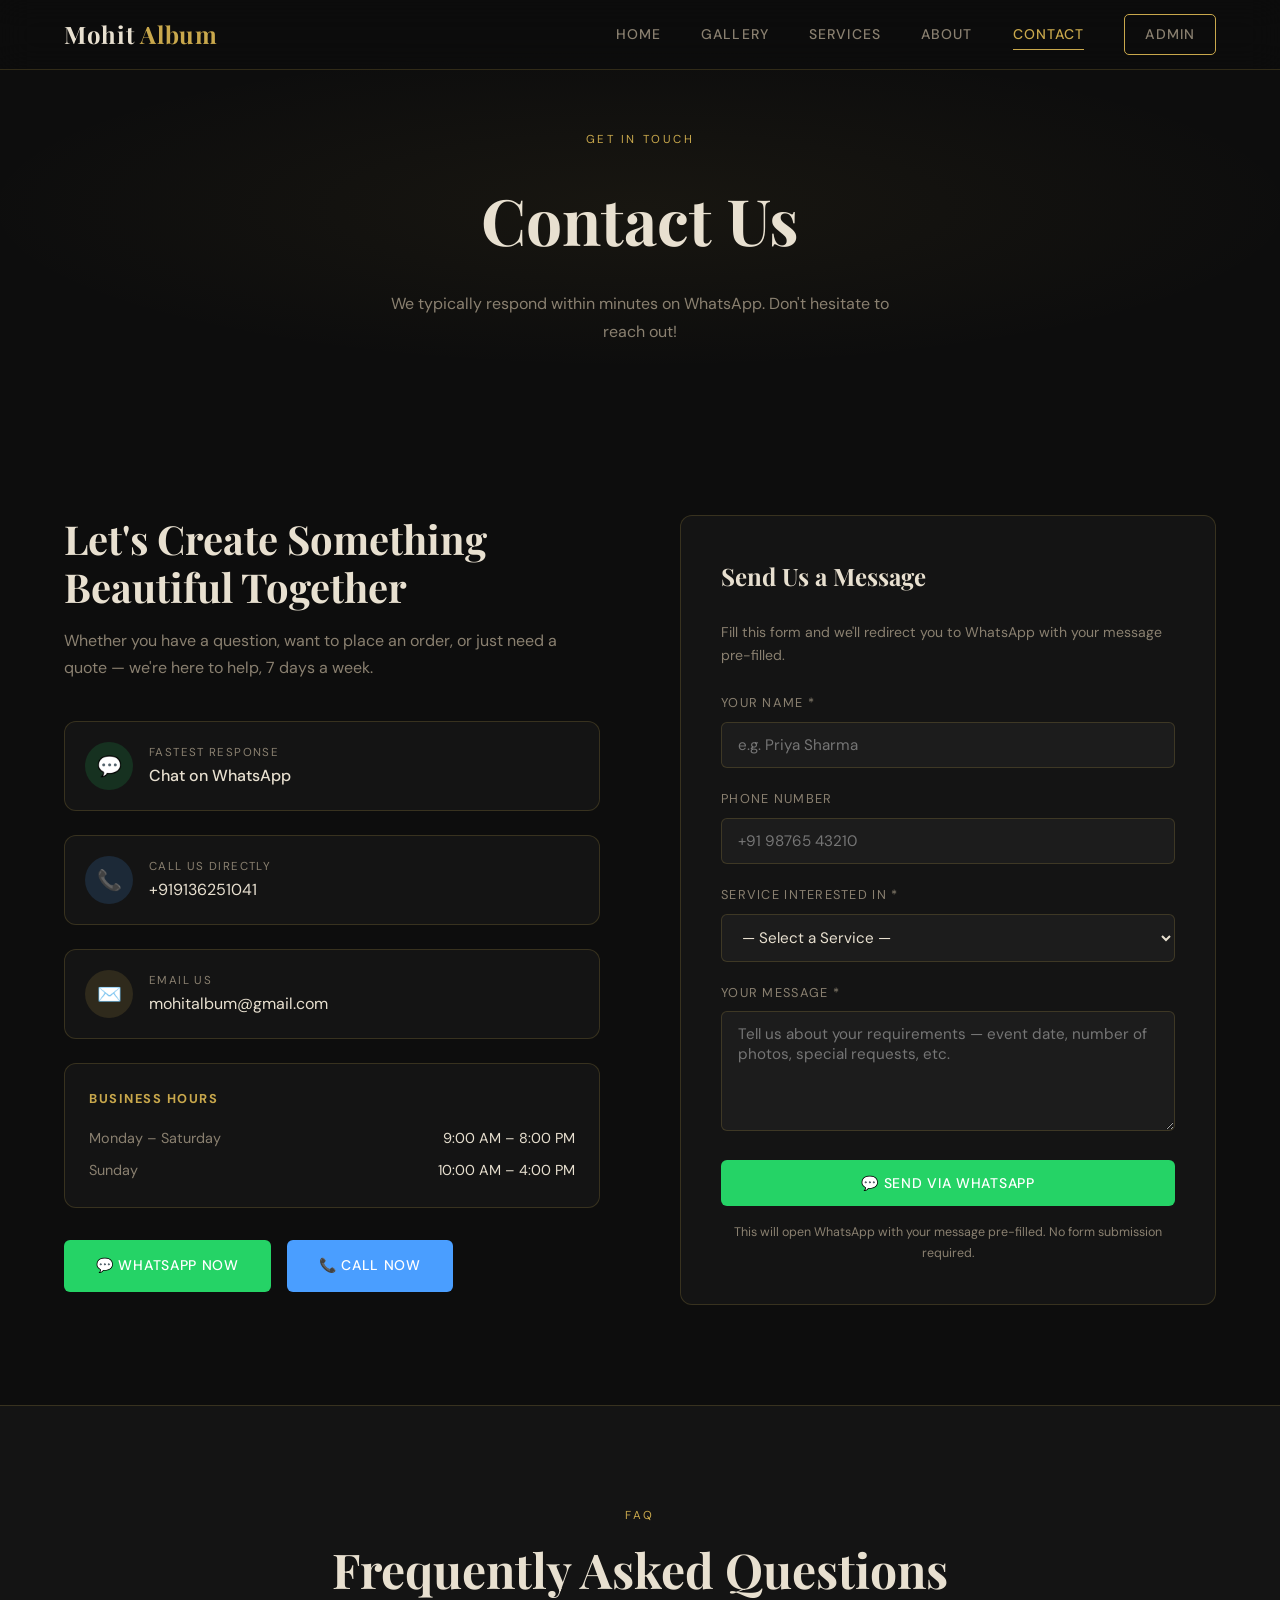
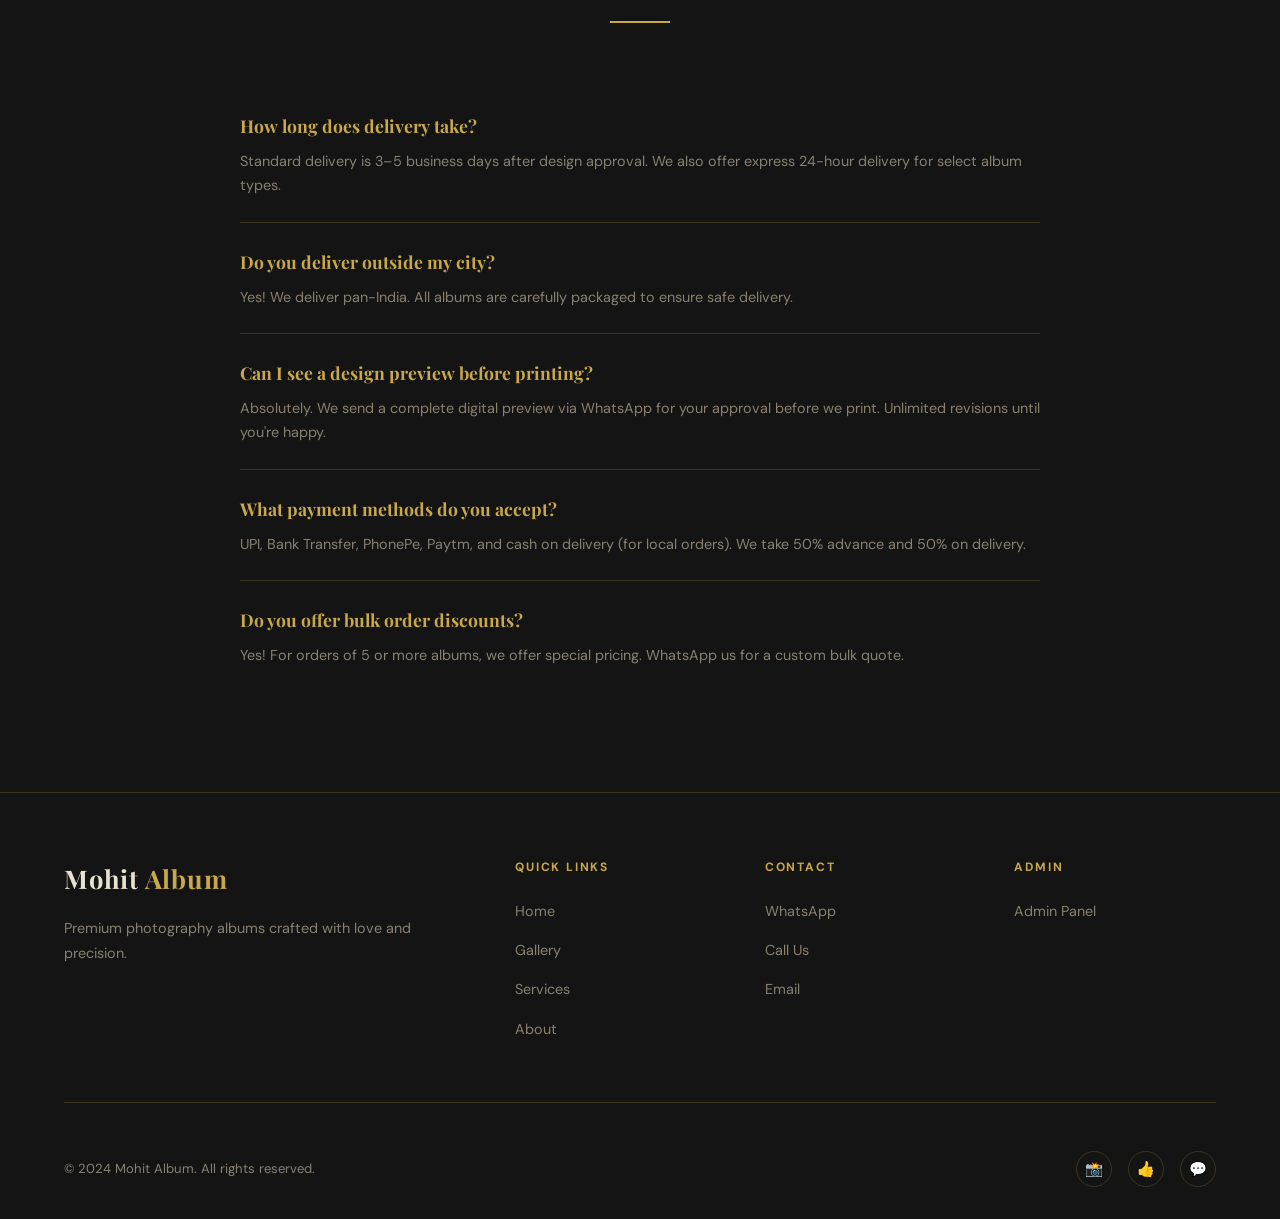
<file: contact.html>
<!DOCTYPE html>
<html lang="en">
<head>
  <meta charset="UTF-8">
  <meta name="viewport" content="width=device-width, initial-scale=1.0">
  <title>Contact — Mohit Album</title>
  <meta name="description" content="Get in touch with Mohit Album via WhatsApp, phone, or email. We respond within minutes.">
  <link rel="stylesheet" href="style.css">
</head>
<body>

<!-- ========== NAVBAR ========== -->
<nav class="navbar">
  <a href="index.html" class="nav-logo">Mohit <span>Album</span></a>
  <div class="nav-links">
    <a href="index.html">Home</a>
    <a href="gallery.html">Gallery</a>
    <a href="services.html">Services</a>
    <a href="about.html">About</a>
    <a href="contact.html">Contact</a>
    <a href="admin.html" class="btn btn-outline" style="padding:8px 20px;border-radius:5px;">Admin</a>
  </div>
  <button class="hamburger" aria-label="Toggle menu">
    <span></span><span></span><span></span>
  </button>
</nav>
<div class="mobile-menu">
  <a href="index.html">Home</a>
  <a href="gallery.html">Gallery</a>
  <a href="services.html">Services</a>
  <a href="about.html">About</a>
  <a href="contact.html">Contact</a>
  <a href="admin.html">Admin Panel</a>
</div>

<!-- ========== PAGE HERO ========== -->
<div class="page-hero">
  <span class="section-tag">Get in Touch</span>
  <h1>Contact Us</h1>
  <p>We typically respond within minutes on WhatsApp. Don't hesitate to reach out!</p>
</div>

<!-- ========== CONTACT ========== -->
<section>
  <div class="contact-layout">

    <!-- Left: Info -->
    <div class="contact-info fade-up">
      <h2>Let's Create Something Beautiful Together</h2>
      <p>Whether you have a question, want to place an order, or just need a quote — we're here to help, 7 days a week.</p>

      <a href="#" class="contact-item" data-wa-general>
        <div class="contact-icon wapp">💬</div>
        <div class="contact-item-text">
          <small>Fastest Response</small>
          <span style="font-size:1rem;font-weight:500;">Chat on WhatsApp</span>
        </div>
      </a>

      <a href="#" class="contact-item" data-phone>
        <div class="contact-icon call">📞</div>
        <div class="contact-item-text">
          <small>Call Us Directly</small>
          <span data-phone></span>
        </div>
      </a>

      <a href="#" class="contact-item" data-email>
        <div class="contact-icon mail">✉️</div>
        <div class="contact-item-text">
          <small>Email Us</small>
          <span data-email></span>
        </div>
      </a>

      <!-- Business hours -->
      <div style="background:var(--bg2);border:1px solid var(--border);border-radius:var(--radius);padding:1.5rem;margin-top:1.5rem;">
        <h4 style="font-size:0.8rem;text-transform:uppercase;letter-spacing:0.12em;color:var(--gold);margin-bottom:1rem;">Business Hours</h4>
        <div style="display:flex;justify-content:space-between;margin-bottom:0.5rem;">
          <span style="color:var(--text-muted);font-size:0.9rem;">Monday – Saturday</span>
          <span style="font-size:0.9rem;">9:00 AM – 8:00 PM</span>
        </div>
        <div style="display:flex;justify-content:space-between;">
          <span style="color:var(--text-muted);font-size:0.9rem;">Sunday</span>
          <span style="font-size:0.9rem;">10:00 AM – 4:00 PM</span>
        </div>
      </div>

      <!-- Quick order buttons -->
      <div style="margin-top:2rem; display:flex; gap:1rem; flex-wrap:wrap;">
        <a href="#" class="btn btn-whatsapp" data-wa-general>💬 WhatsApp Now</a>
        <a href="#" class="btn btn-phone" data-phone>📞 Call Now</a>
      </div>
    </div>

    <!-- Right: Form -->
    <div class="contact-form-wrap fade-up">
      <h3>Send Us a Message</h3>
      <p style="color:var(--text-muted);font-size:0.88rem;margin-bottom:1.5rem;">Fill this form and we'll redirect you to WhatsApp with your message pre-filled.</p>

      <form id="contact-form" novalidate>
        <div class="form-group">
          <label for="c-name">Your Name *</label>
          <input type="text" id="c-name" placeholder="e.g. Priya Sharma" required>
        </div>

        <div class="form-group">
          <label for="c-phone">Phone Number</label>
          <input type="tel" id="c-phone" placeholder="+91 98765 43210">
        </div>

        <div class="form-group">
          <label for="c-service">Service Interested In *</label>
          <select id="c-service" required>
            <option value="">— Select a Service —</option>
            <option value="Wedding Album">Wedding Album</option>
            <option value="Pre-Wedding Album">Pre-Wedding Album</option>
            <option value="Birthday Album">Birthday Album</option>
            <option value="Baby Milestone Album">Baby Milestone Album</option>
            <option value="Corporate Event Album">Corporate Event Album</option>
            <option value="Graduation Album">Graduation Album</option>
            <option value="Family Portrait Album">Family Portrait Album</option>
            <option value="Gift Album">Gift Album</option>
            <option value="Other">Other / Not Sure</option>
          </select>
        </div>

        <div class="form-group">
          <label for="c-message">Your Message *</label>
          <textarea id="c-message" placeholder="Tell us about your requirements — event date, number of photos, special requests, etc." required></textarea>
        </div>

        <button type="submit" class="btn btn-whatsapp" style="width:100%;justify-content:center;">
          💬 Send via WhatsApp
        </button>

        <p style="text-align:center;color:var(--text-muted);font-size:0.78rem;margin-top:1rem;">
          This will open WhatsApp with your message pre-filled. No form submission required.
        </p>
      </form>
    </div>

  </div>
</section>

<!-- ========== FAQ ========== -->
<section style="background: var(--bg2); border-top:1px solid var(--border);">
  <div class="section-header fade-up">
    <span class="section-tag">FAQ</span>
    <h2>Frequently Asked Questions</h2>
    <div class="divider"></div>
  </div>
  <div style="max-width:800px;margin:0 auto;">
    <div class="faq-item fade-up" style="border-bottom:1px solid var(--border);padding:1.5rem 0;">
      <h4 style="font-family:var(--font-head);font-size:1.1rem;margin-bottom:0.5rem;cursor:pointer;color:var(--gold);">How long does delivery take?</h4>
      <p style="color:var(--text-muted);font-size:0.9rem;">Standard delivery is 3–5 business days after design approval. We also offer express 24-hour delivery for select album types.</p>
    </div>
    <div class="faq-item fade-up" style="border-bottom:1px solid var(--border);padding:1.5rem 0;">
      <h4 style="font-family:var(--font-head);font-size:1.1rem;margin-bottom:0.5rem;cursor:pointer;color:var(--gold);">Do you deliver outside my city?</h4>
      <p style="color:var(--text-muted);font-size:0.9rem;">Yes! We deliver pan-India. All albums are carefully packaged to ensure safe delivery.</p>
    </div>
    <div class="faq-item fade-up" style="border-bottom:1px solid var(--border);padding:1.5rem 0;">
      <h4 style="font-family:var(--font-head);font-size:1.1rem;margin-bottom:0.5rem;cursor:pointer;color:var(--gold);">Can I see a design preview before printing?</h4>
      <p style="color:var(--text-muted);font-size:0.9rem;">Absolutely. We send a complete digital preview via WhatsApp for your approval before we print. Unlimited revisions until you're happy.</p>
    </div>
    <div class="faq-item fade-up" style="border-bottom:1px solid var(--border);padding:1.5rem 0;">
      <h4 style="font-family:var(--font-head);font-size:1.1rem;margin-bottom:0.5rem;cursor:pointer;color:var(--gold);">What payment methods do you accept?</h4>
      <p style="color:var(--text-muted);font-size:0.9rem;">UPI, Bank Transfer, PhonePe, Paytm, and cash on delivery (for local orders). We take 50% advance and 50% on delivery.</p>
    </div>
    <div class="faq-item fade-up" style="padding:1.5rem 0;">
      <h4 style="font-family:var(--font-head);font-size:1.1rem;margin-bottom:0.5rem;cursor:pointer;color:var(--gold);">Do you offer bulk order discounts?</h4>
      <p style="color:var(--text-muted);font-size:0.9rem;">Yes! For orders of 5 or more albums, we offer special pricing. WhatsApp us for a custom bulk quote.</p>
    </div>
  </div>
</section>

<!-- ========== FOOTER ========== -->
<footer class="footer">
  <div class="footer-top">
    <div class="footer-brand">
      <span class="nav-logo">Mohit <span>Album</span></span>
      <p>Premium photography albums crafted with love and precision.</p>
    </div>
    <div class="footer-col">
      <h4>Quick Links</h4>
      <ul>
        <li><a href="index.html">Home</a></li>
        <li><a href="gallery.html">Gallery</a></li>
        <li><a href="services.html">Services</a></li>
        <li><a href="about.html">About</a></li>
      </ul>
    </div>
    <div class="footer-col">
      <h4>Contact</h4>
      <ul>
        <li><a href="#" data-wa-general>WhatsApp</a></li>
        <li><a href="#" data-phone>Call Us</a></li>
        <li><a href="#" data-email>Email</a></li>
      </ul>
    </div>
    <div class="footer-col">
      <h4>Admin</h4>
      <ul><li><a href="admin.html">Admin Panel</a></li></ul>
    </div>
  </div>
  <div class="footer-bottom">
    <p>© 2024 Mohit Album. All rights reserved.</p>
    <div class="footer-social">
      <a href="#">📸</a><a href="#">👍</a><a href="#" data-wa-general>💬</a>
    </div>
  </div>
</footer>

<script src="script.js"></script>
</body>
</html>
</file>
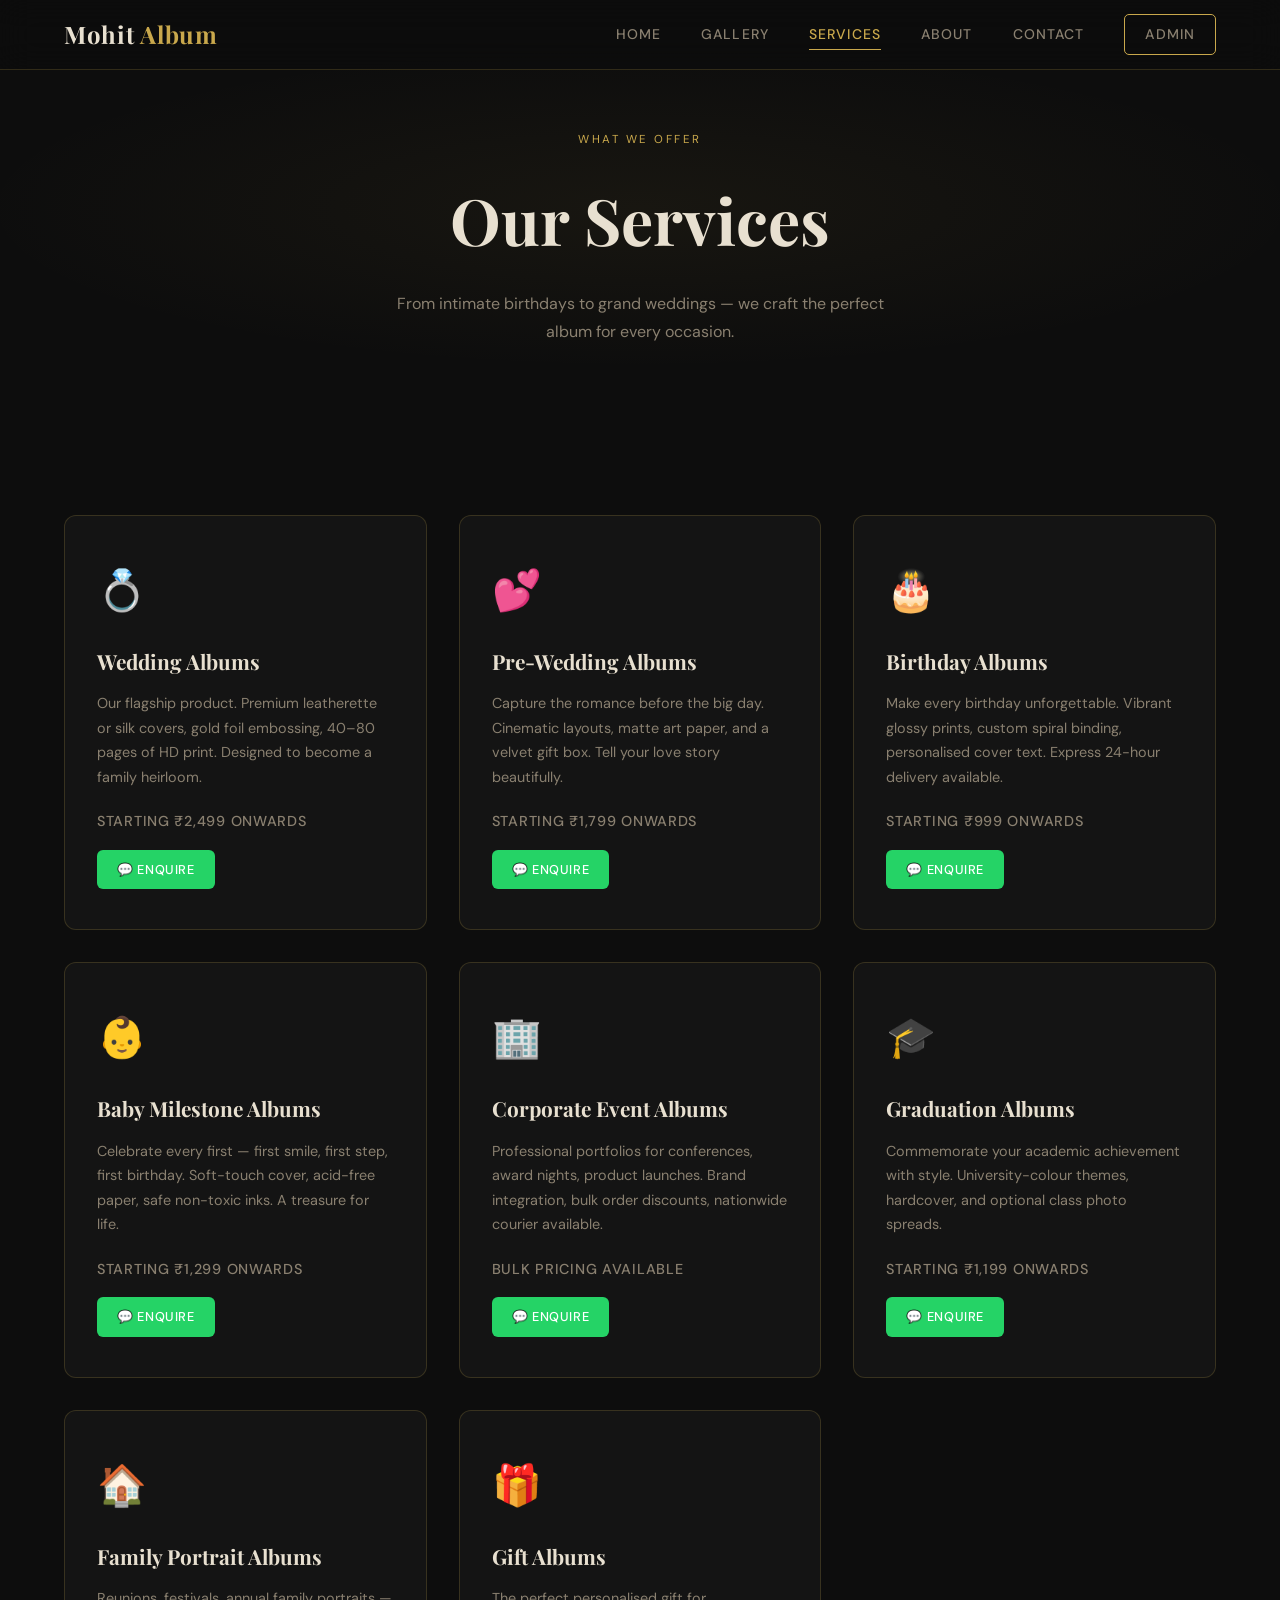
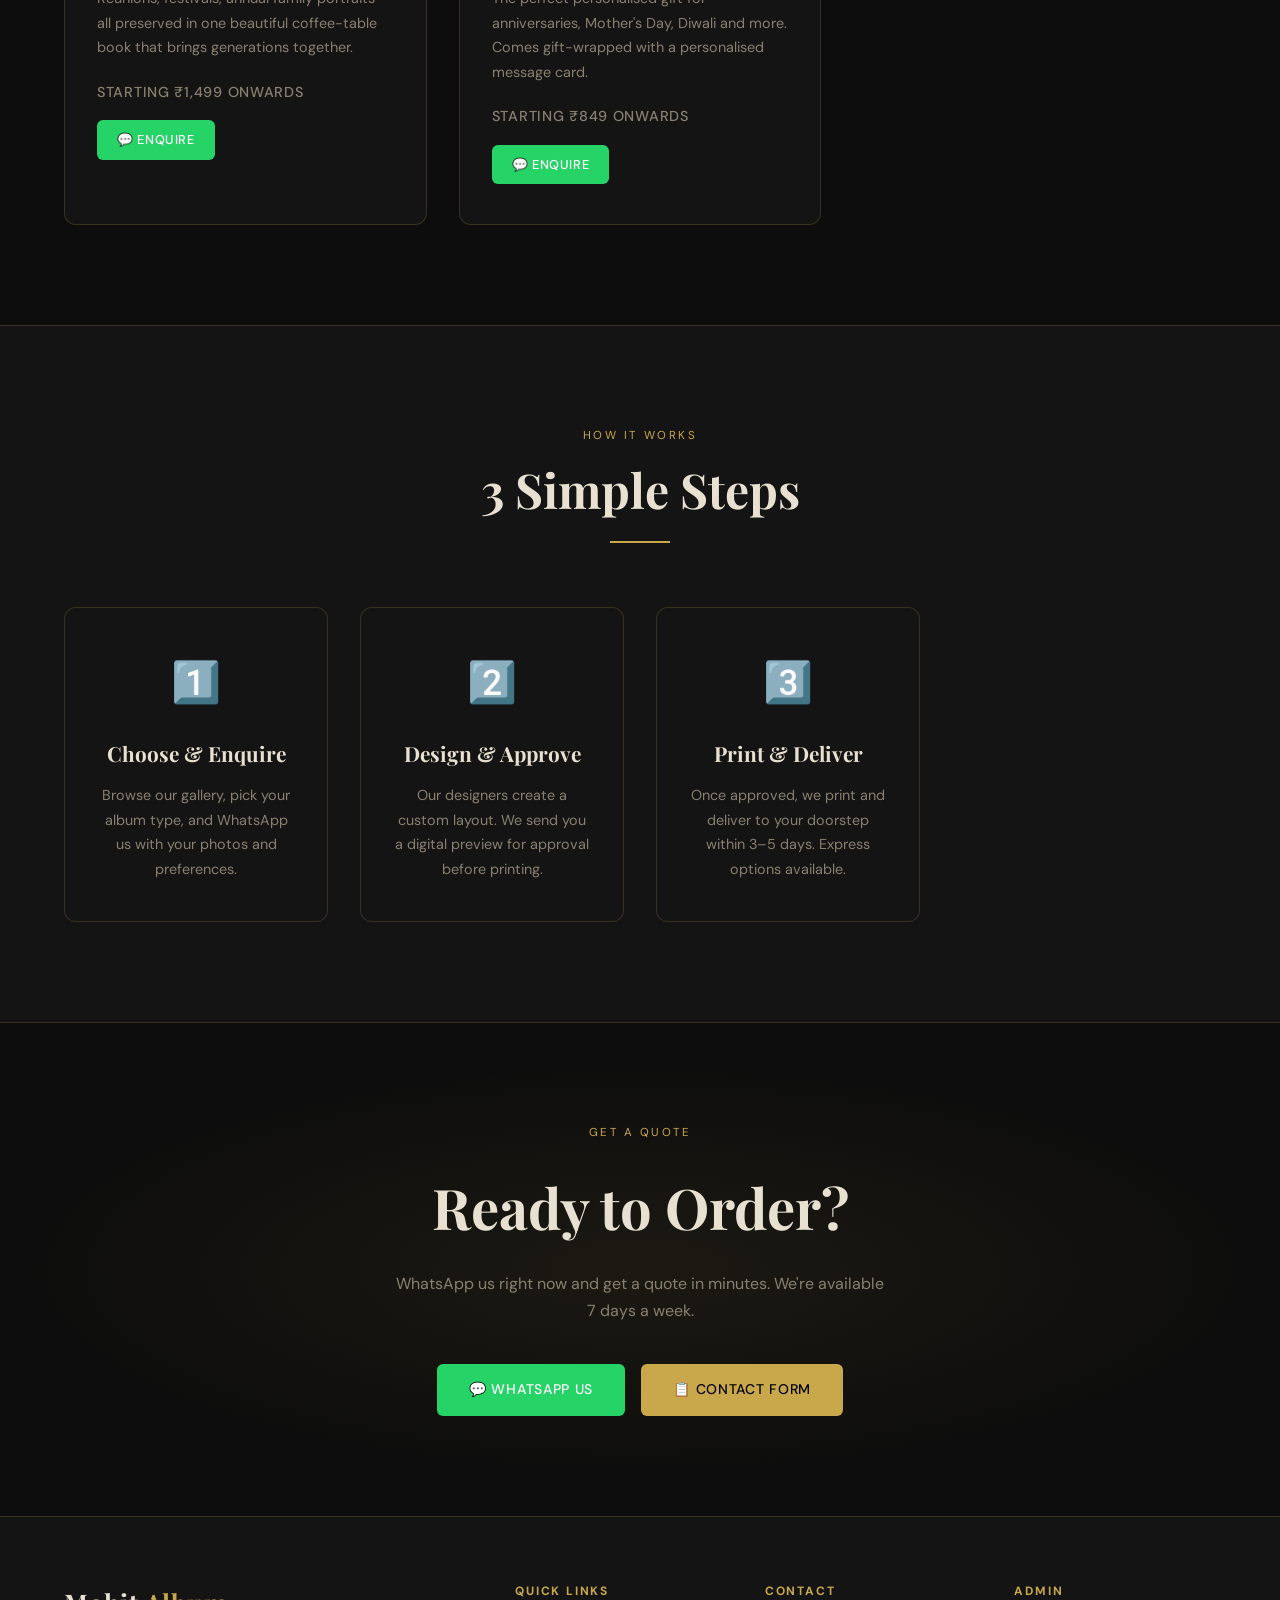
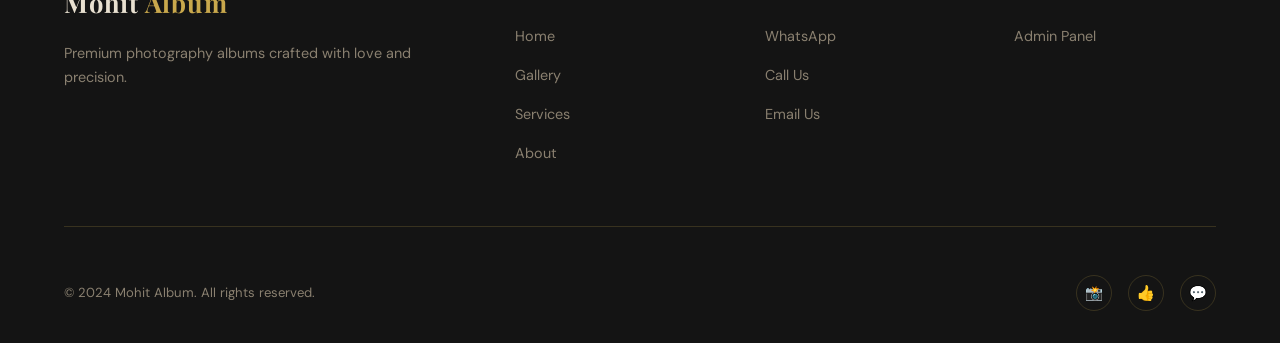
<file: services.html>
<!DOCTYPE html>
<html lang="en">
<head>
  <meta charset="UTF-8">
  <meta name="viewport" content="width=device-width, initial-scale=1.0">
  <title>Services — Mohit Album</title>
  <meta name="description" content="Explore all album services offered by Mohit Album — wedding, pre-wedding, birthday, baby, corporate and more.">
  <link rel="stylesheet" href="style.css">
</head>
<body>

<!-- ========== NAVBAR ========== -->
<nav class="navbar">
  <a href="index.html" class="nav-logo">Mohit <span>Album</span></a>
  <div class="nav-links">
    <a href="index.html">Home</a>
    <a href="gallery.html">Gallery</a>
    <a href="services.html">Services</a>
    <a href="about.html">About</a>
    <a href="contact.html">Contact</a>
    <a href="admin.html" class="btn btn-outline" style="padding:8px 20px;border-radius:5px;">Admin</a>
  </div>
  <button class="hamburger" aria-label="Toggle menu">
    <span></span><span></span><span></span>
  </button>
</nav>
<div class="mobile-menu">
  <a href="index.html">Home</a>
  <a href="gallery.html">Gallery</a>
  <a href="services.html">Services</a>
  <a href="about.html">About</a>
  <a href="contact.html">Contact</a>
  <a href="admin.html">Admin Panel</a>
</div>

<!-- ========== PAGE HERO ========== -->
<div class="page-hero">
  <span class="section-tag">What We Offer</span>
  <h1>Our Services</h1>
  <p>From intimate birthdays to grand weddings — we craft the perfect album for every occasion.</p>
</div>

<!-- ========== SERVICES ========== -->
<section>
  <div class="services-grid">

    <div class="service-card fade-up">
      <span class="service-icon">💍</span>
      <h3>Wedding Albums</h3>
      <p>Our flagship product. Premium leatherette or silk covers, gold foil embossing, 40–80 pages of HD print. Designed to become a family heirloom.</p>
      <p class="service-price">Starting ₹2,499 onwards</p>
      <a href="#" class="btn btn-whatsapp btn-sm" style="margin-top:1rem;" data-wa-service="Wedding Album">💬 Enquire</a>
    </div>

    <div class="service-card fade-up">
      <span class="service-icon">💕</span>
      <h3>Pre-Wedding Albums</h3>
      <p>Capture the romance before the big day. Cinematic layouts, matte art paper, and a velvet gift box. Tell your love story beautifully.</p>
      <p class="service-price">Starting ₹1,799 onwards</p>
      <a href="#" class="btn btn-whatsapp btn-sm" style="margin-top:1rem;" data-wa-service="Pre-Wedding Album">💬 Enquire</a>
    </div>

    <div class="service-card fade-up">
      <span class="service-icon">🎂</span>
      <h3>Birthday Albums</h3>
      <p>Make every birthday unforgettable. Vibrant glossy prints, custom spiral binding, personalised cover text. Express 24-hour delivery available.</p>
      <p class="service-price">Starting ₹999 onwards</p>
      <a href="#" class="btn btn-whatsapp btn-sm" style="margin-top:1rem;" data-wa-service="Birthday Album">💬 Enquire</a>
    </div>

    <div class="service-card fade-up">
      <span class="service-icon">👶</span>
      <h3>Baby Milestone Albums</h3>
      <p>Celebrate every first — first smile, first step, first birthday. Soft-touch cover, acid-free paper, safe non-toxic inks. A treasure for life.</p>
      <p class="service-price">Starting ₹1,299 onwards</p>
      <a href="#" class="btn btn-whatsapp btn-sm" style="margin-top:1rem;" data-wa-service="Baby Album">💬 Enquire</a>
    </div>

    <div class="service-card fade-up">
      <span class="service-icon">🏢</span>
      <h3>Corporate Event Albums</h3>
      <p>Professional portfolios for conferences, award nights, product launches. Brand integration, bulk order discounts, nationwide courier available.</p>
      <p class="service-price">Bulk pricing available</p>
      <a href="#" class="btn btn-whatsapp btn-sm" style="margin-top:1rem;" data-wa-service="Corporate Album">💬 Enquire</a>
    </div>

    <div class="service-card fade-up">
      <span class="service-icon">🎓</span>
      <h3>Graduation Albums</h3>
      <p>Commemorate your academic achievement with style. University-colour themes, hardcover, and optional class photo spreads.</p>
      <p class="service-price">Starting ₹1,199 onwards</p>
      <a href="#" class="btn btn-whatsapp btn-sm" style="margin-top:1rem;" data-wa-service="Graduation Album">💬 Enquire</a>
    </div>

    <div class="service-card fade-up">
      <span class="service-icon">🏠</span>
      <h3>Family Portrait Albums</h3>
      <p>Reunions, festivals, annual family portraits — all preserved in one beautiful coffee-table book that brings generations together.</p>
      <p class="service-price">Starting ₹1,499 onwards</p>
      <a href="#" class="btn btn-whatsapp btn-sm" style="margin-top:1rem;" data-wa-service="Family Album">💬 Enquire</a>
    </div>

    <div class="service-card fade-up">
      <span class="service-icon">🎁</span>
      <h3>Gift Albums</h3>
      <p>The perfect personalised gift for anniversaries, Mother's Day, Diwali and more. Comes gift-wrapped with a personalised message card.</p>
      <p class="service-price">Starting ₹849 onwards</p>
      <a href="#" class="btn btn-whatsapp btn-sm" style="margin-top:1rem;" data-wa-service="Gift Album">💬 Enquire</a>
    </div>

  </div>
</section>

<!-- ========== PROCESS ========== -->
<section style="background: var(--bg2); border-top:1px solid var(--border); border-bottom:1px solid var(--border);">
  <div class="section-header fade-up">
    <span class="section-tag">How It Works</span>
    <h2>3 Simple Steps</h2>
    <div class="divider"></div>
  </div>
  <div class="services-grid" style="grid-template-columns: repeat(auto-fill, minmax(240px, 1fr));">
    <div class="service-card fade-up" style="text-align:center;">
      <span class="service-icon">1️⃣</span>
      <h3>Choose & Enquire</h3>
      <p>Browse our gallery, pick your album type, and WhatsApp us with your photos and preferences.</p>
    </div>
    <div class="service-card fade-up" style="text-align:center;">
      <span class="service-icon">2️⃣</span>
      <h3>Design & Approve</h3>
      <p>Our designers create a custom layout. We send you a digital preview for approval before printing.</p>
    </div>
    <div class="service-card fade-up" style="text-align:center;">
      <span class="service-icon">3️⃣</span>
      <h3>Print & Deliver</h3>
      <p>Once approved, we print and deliver to your doorstep within 3–5 days. Express options available.</p>
    </div>
  </div>
</section>

<!-- ========== CTA ========== -->
<section class="cta-section">
  <div class="section-tag">Get a Quote</div>
  <h2>Ready to Order?</h2>
  <p>WhatsApp us right now and get a quote in minutes. We're available 7 days a week.</p>
  <div style="display:flex; gap:1rem; justify-content:center; flex-wrap:wrap; margin-top:1.5rem;">
    <a href="#" class="btn btn-whatsapp" data-wa-general>💬 WhatsApp Us</a>
    <a href="contact.html" class="btn btn-gold">📋 Contact Form</a>
  </div>
</section>

<!-- ========== FOOTER ========== -->
<footer class="footer">
  <div class="footer-top">
    <div class="footer-brand">
      <span class="nav-logo">Mohit <span>Album</span></span>
      <p>Premium photography albums crafted with love and precision.</p>
    </div>
    <div class="footer-col">
      <h4>Quick Links</h4>
      <ul>
        <li><a href="index.html">Home</a></li>
        <li><a href="gallery.html">Gallery</a></li>
        <li><a href="services.html">Services</a></li>
        <li><a href="about.html">About</a></li>
      </ul>
    </div>
    <div class="footer-col">
      <h4>Contact</h4>
      <ul>
        <li><a href="#" data-wa-general>WhatsApp</a></li>
        <li><a href="#" data-phone>Call Us</a></li>
        <li><a href="#" data-email>Email Us</a></li>
      </ul>
    </div>
    <div class="footer-col">
      <h4>Admin</h4>
      <ul>
        <li><a href="admin.html">Admin Panel</a></li>
      </ul>
    </div>
  </div>
  <div class="footer-bottom">
    <p>© 2024 Mohit Album. All rights reserved.</p>
    <div class="footer-social">
      <a href="#">📸</a><a href="#">👍</a><a href="#" data-wa-general>💬</a>
    </div>
  </div>
</footer>

<script src="script.js"></script>
<script>
  /* Service-specific WhatsApp buttons */
  document.querySelectorAll('[data-wa-service]').forEach(btn => {
    const service = btn.dataset.waService;
    const msg = `Hello Mohit Album, I am interested in *${service}*. Please share details and pricing.`;
    btn.href = `https://wa.me/${CONFIG ? CONFIG.whatsappNum : '919876543210'}?text=${encodeURIComponent(msg)}`;
  });
</script>
</body>
</html>
</file>
<file: style.css>
/* ============================================================
   MOHIT ALBUM — style.css
   Dark luxury theme | Gold accents | Cinematic feel
   ============================================================ */

@import url('https://fonts.googleapis.com/css2?family=Playfair+Display:ital,wght@0,400;0,700;1,400&family=DM+Sans:wght@300;400;500&display=swap');

/* ---------- CSS Variables ---------- */
:root {
  --bg:        #0d0d0d;
  --bg2:       #141414;
  --bg3:       #1c1c1c;
  --gold:      #c9a84c;
  --gold-light:#e8c97a;
  --gold-dim:  rgba(201,168,76,0.15);
  --text:      #e8e0d0;
  --text-muted:#8a8070;
  --border:    rgba(201,168,76,0.2);
  --shadow:    0 8px 40px rgba(0,0,0,0.6);
  --radius:    12px;
  --transition:0.35s cubic-bezier(0.4,0,0.2,1);
  --font-head: 'Playfair Display', Georgia, serif;
  --font-body: 'DM Sans', sans-serif;
  --whatsapp:  #25d366;
  --phone:     #4a9eff;
}

/* ---------- Reset & Base ---------- */
*, *::before, *::after { box-sizing: border-box; margin: 0; padding: 0; }

html { scroll-behavior: smooth; }

body {
  background: var(--bg);
  color: var(--text);
  font-family: var(--font-body);
  font-size: 16px;
  line-height: 1.7;
  overflow-x: hidden;
}

a { color: inherit; text-decoration: none; }
img { display: block; max-width: 100%; }
ul { list-style: none; }

/* ---------- Scrollbar ---------- */
::-webkit-scrollbar { width: 6px; }
::-webkit-scrollbar-track { background: var(--bg2); }
::-webkit-scrollbar-thumb { background: var(--gold); border-radius: 3px; }

/* ---------- Selection ---------- */
::selection { background: var(--gold); color: #000; }

/* ============================================================
   NAVIGATION
   ============================================================ */
.navbar {
  position: fixed;
  top: 0; left: 0; right: 0;
  z-index: 1000;
  background: rgba(13,13,13,0.92);
  backdrop-filter: blur(16px);
  border-bottom: 1px solid var(--border);
  padding: 0 5%;
  height: 70px;
  display: flex;
  align-items: center;
  justify-content: space-between;
  transition: var(--transition);
}

.navbar.scrolled {
  background: rgba(13,13,13,0.98);
  box-shadow: var(--shadow);
}

.nav-logo {
  font-family: var(--font-head);
  font-size: 1.5rem;
  font-weight: 700;
  letter-spacing: 0.03em;
}

.nav-logo span { color: var(--gold); }

.nav-links {
  display: flex;
  gap: 2.5rem;
  align-items: center;
}

.nav-links a {
  font-size: 0.875rem;
  font-weight: 500;
  letter-spacing: 0.08em;
  text-transform: uppercase;
  color: var(--text-muted);
  transition: color var(--transition);
  position: relative;
}

.nav-links a::after {
  content: '';
  position: absolute;
  bottom: -4px; left: 0; right: 0;
  height: 1px;
  background: var(--gold);
  transform: scaleX(0);
  transition: transform var(--transition);
}

.nav-links a:hover,
.nav-links a.active { color: var(--gold); }
.nav-links a:hover::after,
.nav-links a.active::after { transform: scaleX(1); }

/* Hamburger */
.hamburger {
  display: none;
  flex-direction: column;
  gap: 5px;
  cursor: pointer;
  padding: 4px;
  background: none;
  border: none;
}

.hamburger span {
  width: 24px; height: 2px;
  background: var(--text);
  border-radius: 2px;
  transition: var(--transition);
}

.hamburger.open span:nth-child(1) { transform: translateY(7px) rotate(45deg); }
.hamburger.open span:nth-child(2) { opacity: 0; }
.hamburger.open span:nth-child(3) { transform: translateY(-7px) rotate(-45deg); }

/* Mobile menu */
.mobile-menu {
  display: none;
  position: fixed;
  top: 70px; left: 0; right: 0;
  background: var(--bg2);
  border-bottom: 1px solid var(--border);
  padding: 1.5rem 5%;
  flex-direction: column;
  gap: 1.25rem;
  z-index: 999;
}

.mobile-menu.open { display: flex; }
.mobile-menu a { font-size: 1rem; font-weight: 500; color: var(--text-muted); }
.mobile-menu a:hover { color: var(--gold); }

/* ============================================================
   HERO SECTION
   ============================================================ */
.hero {
  min-height: 100vh;
  display: flex;
  align-items: center;
  justify-content: center;
  text-align: center;
  position: relative;
  overflow: hidden;
  padding: 100px 5% 60px;
}

.hero-bg {
  position: absolute;
  inset: 0;
  background:
    radial-gradient(ellipse 80% 50% at 50% 40%, rgba(201,168,76,0.08) 0%, transparent 70%),
    radial-gradient(ellipse 50% 80% at 80% 80%, rgba(201,168,76,0.04) 0%, transparent 60%);
}

.hero-particles {
  position: absolute;
  inset: 0;
  overflow: hidden;
}

.hero-particles span {
  position: absolute;
  width: 2px; height: 2px;
  background: var(--gold);
  border-radius: 50%;
  animation: float 8s infinite ease-in-out;
  opacity: 0.4;
}

@keyframes float {
  0%,100% { transform: translateY(0) translateX(0); opacity: 0.2; }
  50%      { transform: translateY(-40px) translateX(10px); opacity: 0.6; }
}

.hero-content { position: relative; z-index: 1; max-width: 800px; }

.hero-badge {
  display: inline-block;
  font-size: 0.75rem;
  letter-spacing: 0.2em;
  text-transform: uppercase;
  color: var(--gold);
  border: 1px solid var(--border);
  padding: 6px 20px;
  border-radius: 100px;
  margin-bottom: 2rem;
  animation: fadeUp 0.8s ease both;
}

.hero h1 {
  font-family: var(--font-head);
  font-size: clamp(2.8rem, 8vw, 5.5rem);
  font-weight: 700;
  line-height: 1.1;
  letter-spacing: -0.01em;
  animation: fadeUp 0.8s 0.1s ease both;
}

.hero h1 em {
  font-style: italic;
  color: var(--gold);
  display: block;
}

.hero p {
  margin-top: 1.5rem;
  font-size: 1.1rem;
  color: var(--text-muted);
  max-width: 500px;
  margin-left: auto;
  margin-right: auto;
  animation: fadeUp 0.8s 0.2s ease both;
}

.hero-btns {
  display: flex;
  gap: 1rem;
  justify-content: center;
  flex-wrap: wrap;
  margin-top: 2.5rem;
  animation: fadeUp 0.8s 0.3s ease both;
}

.hero-scroll {
  position: absolute;
  bottom: 2rem;
  left: 50%;
  transform: translateX(-50%);
  display: flex;
  flex-direction: column;
  align-items: center;
  gap: 8px;
  font-size: 0.7rem;
  letter-spacing: 0.15em;
  text-transform: uppercase;
  color: var(--text-muted);
  animation: fadeUp 0.8s 0.6s ease both;
}

.hero-scroll .line {
  width: 1px; height: 50px;
  background: linear-gradient(to bottom, var(--gold), transparent);
  animation: scrollLine 1.5s infinite ease;
}

@keyframes scrollLine {
  0%   { transform: scaleY(0); transform-origin: top; }
  50%  { transform: scaleY(1); transform-origin: top; }
  51%  { transform: scaleY(1); transform-origin: bottom; }
  100% { transform: scaleY(0); transform-origin: bottom; }
}

/* ============================================================
   BUTTONS
   ============================================================ */
.btn {
  display: inline-flex;
  align-items: center;
  gap: 8px;
  padding: 14px 32px;
  border-radius: 6px;
  font-size: 0.875rem;
  font-weight: 500;
  letter-spacing: 0.05em;
  cursor: pointer;
  border: none;
  transition: var(--transition);
  font-family: var(--font-body);
  text-transform: uppercase;
}

.btn-gold {
  background: var(--gold);
  color: #000;
}

.btn-gold:hover {
  background: var(--gold-light);
  transform: translateY(-2px);
  box-shadow: 0 12px 30px rgba(201,168,76,0.35);
}

.btn-outline {
  background: transparent;
  color: var(--gold);
  border: 1px solid var(--gold);
}

.btn-outline:hover {
  background: var(--gold-dim);
  transform: translateY(-2px);
}

.btn-whatsapp {
  background: var(--whatsapp);
  color: #fff;
}

.btn-whatsapp:hover {
  background: #1da851;
  transform: translateY(-2px);
  box-shadow: 0 8px 24px rgba(37,211,102,0.35);
}

.btn-phone {
  background: var(--phone);
  color: #fff;
}

.btn-phone:hover {
  background: #2e7fd4;
  transform: translateY(-2px);
  box-shadow: 0 8px 24px rgba(74,158,255,0.35);
}

.btn-sm { padding: 9px 20px; font-size: 0.8rem; }

/* ============================================================
   SECTIONS COMMON
   ============================================================ */
section { padding: 100px 5%; }

.section-header {
  text-align: center;
  margin-bottom: 4rem;
}

.section-tag {
  font-size: 0.72rem;
  letter-spacing: 0.22em;
  text-transform: uppercase;
  color: var(--gold);
  display: block;
  margin-bottom: 1rem;
}

.section-header h2 {
  font-family: var(--font-head);
  font-size: clamp(2rem, 5vw, 3rem);
  font-weight: 700;
  line-height: 1.15;
}

.section-header p {
  margin-top: 1rem;
  color: var(--text-muted);
  max-width: 540px;
  margin-left: auto;
  margin-right: auto;
}

.divider {
  width: 60px; height: 2px;
  background: var(--gold);
  margin: 1.5rem auto 0;
}

/* ============================================================
   ALBUM / GALLERY CARDS
   ============================================================ */
.albums-grid {
  display: grid;
  grid-template-columns: repeat(auto-fill, minmax(320px, 1fr));
  gap: 2rem;
}

.album-card {
  background: var(--bg2);
  border: 1px solid var(--border);
  border-radius: var(--radius);
  overflow: hidden;
  transition: var(--transition);
  cursor: pointer;
}

.album-card:hover {
  transform: translateY(-6px);
  border-color: var(--gold);
  box-shadow: 0 20px 60px rgba(0,0,0,0.5), 0 0 0 1px rgba(201,168,76,0.15);
}

.album-img-wrap {
  position: relative;
  overflow: hidden;
  aspect-ratio: 4/3;
}

.album-img-wrap img {
  width: 100%; height: 100%;
  object-fit: cover;
  transition: transform 0.6s ease;
}

.album-card:hover .album-img-wrap img {
  transform: scale(1.07);
}

.album-img-overlay {
  position: absolute;
  inset: 0;
  background: linear-gradient(to bottom, transparent 40%, rgba(0,0,0,0.7));
  opacity: 0;
  transition: var(--transition);
  display: flex;
  align-items: center;
  justify-content: center;
}

.album-card:hover .album-img-overlay { opacity: 1; }

.album-img-overlay .zoom-icon {
  width: 52px; height: 52px;
  border-radius: 50%;
  background: rgba(201,168,76,0.9);
  display: flex; align-items: center; justify-content: center;
  color: #000;
  font-size: 1.3rem;
  transform: scale(0.7);
  transition: transform var(--transition);
}

.album-card:hover .zoom-icon { transform: scale(1); }

.album-body {
  padding: 1.5rem;
}

.album-category {
  font-size: 0.7rem;
  letter-spacing: 0.15em;
  text-transform: uppercase;
  color: var(--gold);
  margin-bottom: 0.5rem;
}

.album-title {
  font-family: var(--font-head);
  font-size: 1.3rem;
  font-weight: 700;
  margin-bottom: 0.75rem;
  line-height: 1.3;
}

.album-features {
  list-style: none;
  margin-bottom: 1.25rem;
}

.album-features li {
  font-size: 0.875rem;
  color: var(--text-muted);
  padding: 3px 0;
  display: flex;
  align-items: flex-start;
  gap: 8px;
}

.album-features li::before {
  content: '✦';
  color: var(--gold);
  font-size: 0.65rem;
  margin-top: 4px;
  flex-shrink: 0;
}

.album-actions {
  display: flex;
  gap: 0.75rem;
  flex-wrap: wrap;
}

/* ============================================================
   SERVICES PAGE
   ============================================================ */
.services-grid {
  display: grid;
  grid-template-columns: repeat(auto-fill, minmax(280px, 1fr));
  gap: 2rem;
}

.service-card {
  background: var(--bg2);
  border: 1px solid var(--border);
  border-radius: var(--radius);
  padding: 2.5rem 2rem;
  transition: var(--transition);
  position: relative;
  overflow: hidden;
}

.service-card::before {
  content: '';
  position: absolute;
  top: 0; left: 0; right: 0;
  height: 3px;
  background: linear-gradient(90deg, var(--gold), var(--gold-light));
  transform: scaleX(0);
  transition: transform var(--transition);
}

.service-card:hover {
  transform: translateY(-4px);
  border-color: var(--border);
  box-shadow: var(--shadow);
}

.service-card:hover::before { transform: scaleX(1); }

.service-icon {
  font-size: 2.5rem;
  margin-bottom: 1.25rem;
  display: block;
}

.service-card h3 {
  font-family: var(--font-head);
  font-size: 1.3rem;
  margin-bottom: 0.75rem;
}

.service-card p {
  color: var(--text-muted);
  font-size: 0.9rem;
  line-height: 1.7;
}

.service-price {
  margin-top: 1.25rem;
  font-size: 0.8rem;
  color: var(--gold);
  font-weight: 500;
  letter-spacing: 0.05em;
  text-transform: uppercase;
}

/* ============================================================
   ABOUT PAGE
   ============================================================ */
.about-layout {
  display: grid;
  grid-template-columns: 1fr 1fr;
  gap: 5rem;
  align-items: center;
}

.about-img-wrap {
  position: relative;
}

.about-img-wrap img {
  width: 100%;
  border-radius: var(--radius);
  aspect-ratio: 4/5;
  object-fit: cover;
}

.about-img-wrap::before {
  content: '';
  position: absolute;
  top: 20px; left: 20px; right: -20px; bottom: -20px;
  border: 1px solid var(--border);
  border-radius: var(--radius);
  z-index: -1;
}

.about-badge {
  position: absolute;
  bottom: -20px; right: -20px;
  background: var(--gold);
  color: #000;
  padding: 1.5rem;
  border-radius: var(--radius);
  text-align: center;
  font-weight: 700;
}

.about-badge strong { font-size: 2.5rem; display: block; font-family: var(--font-head); }
.about-badge span   { font-size: 0.75rem; text-transform: uppercase; letter-spacing: 0.1em; }

.about-text .section-tag { text-align: left; }
.about-text h2 {
  font-family: var(--font-head);
  font-size: clamp(2rem, 4vw, 2.8rem);
  line-height: 1.2;
}

.about-text p {
  color: var(--text-muted);
  margin-top: 1.25rem;
  font-size: 0.95rem;
}

.about-stats {
  display: flex;
  gap: 2rem;
  margin-top: 2rem;
  flex-wrap: wrap;
}

.stat-item strong {
  font-family: var(--font-head);
  font-size: 2.5rem;
  color: var(--gold);
  display: block;
  line-height: 1;
}

.stat-item span {
  font-size: 0.8rem;
  color: var(--text-muted);
  text-transform: uppercase;
  letter-spacing: 0.1em;
}

/* ============================================================
   CONTACT PAGE
   ============================================================ */
.contact-layout {
  display: grid;
  grid-template-columns: 1fr 1fr;
  gap: 5rem;
  align-items: start;
}

.contact-info h2 {
  font-family: var(--font-head);
  font-size: 2.5rem;
  line-height: 1.2;
  margin-bottom: 1rem;
}

.contact-info p {
  color: var(--text-muted);
  margin-bottom: 2.5rem;
}

.contact-item {
  display: flex;
  align-items: center;
  gap: 1rem;
  margin-bottom: 1.5rem;
  padding: 1.25rem;
  background: var(--bg2);
  border: 1px solid var(--border);
  border-radius: var(--radius);
  transition: var(--transition);
}

.contact-item:hover { border-color: var(--gold); }

.contact-icon {
  width: 48px; height: 48px;
  border-radius: 50%;
  display: flex; align-items: center; justify-content: center;
  font-size: 1.25rem;
  flex-shrink: 0;
}

.contact-icon.wapp { background: rgba(37,211,102,0.15); color: var(--whatsapp); }
.contact-icon.call { background: rgba(74,158,255,0.15); color: var(--phone); }
.contact-icon.mail { background: var(--gold-dim); color: var(--gold); }

.contact-item-text small {
  font-size: 0.72rem;
  text-transform: uppercase;
  letter-spacing: 0.12em;
  color: var(--text-muted);
  display: block;
}

.contact-item-text a {
  font-size: 1rem;
  font-weight: 500;
  transition: color var(--transition);
}

.contact-item-text a:hover { color: var(--gold); }

.contact-form-wrap {
  background: var(--bg2);
  border: 1px solid var(--border);
  border-radius: var(--radius);
  padding: 2.5rem;
}

.contact-form-wrap h3 {
  font-family: var(--font-head);
  font-size: 1.5rem;
  margin-bottom: 1.5rem;
}

.form-group {
  margin-bottom: 1.25rem;
}

.form-group label {
  display: block;
  font-size: 0.8rem;
  text-transform: uppercase;
  letter-spacing: 0.1em;
  color: var(--text-muted);
  margin-bottom: 0.5rem;
}

.form-group input,
.form-group textarea,
.form-group select {
  width: 100%;
  background: var(--bg3);
  border: 1px solid var(--border);
  border-radius: 6px;
  padding: 12px 16px;
  color: var(--text);
  font-family: var(--font-body);
  font-size: 0.95rem;
  transition: var(--transition);
  outline: none;
}

.form-group input:focus,
.form-group textarea:focus,
.form-group select:focus {
  border-color: var(--gold);
  box-shadow: 0 0 0 3px rgba(201,168,76,0.1);
}

.form-group textarea { min-height: 120px; resize: vertical; }

.form-group select option { background: var(--bg2); }

/* ============================================================
   ADMIN PANEL
   ============================================================ */
.admin-layout {
  display: grid;
  grid-template-columns: 380px 1fr;
  gap: 2rem;
  min-height: calc(100vh - 70px);
  padding-top: 90px;
  padding-bottom: 40px;
  padding-left: 5%;
  padding-right: 5%;
}

.admin-form-panel {
  background: var(--bg2);
  border: 1px solid var(--border);
  border-radius: var(--radius);
  padding: 2rem;
  position: sticky;
  top: 90px;
  max-height: calc(100vh - 110px);
  overflow-y: auto;
}

.admin-form-panel h2 {
  font-family: var(--font-head);
  font-size: 1.4rem;
  margin-bottom: 0.25rem;
  color: var(--gold);
}

.admin-form-panel p {
  font-size: 0.82rem;
  color: var(--text-muted);
  margin-bottom: 1.75rem;
  padding-bottom: 1.75rem;
  border-bottom: 1px solid var(--border);
}

.admin-albums-panel h2 {
  font-family: var(--font-head);
  font-size: 1.6rem;
  margin-bottom: 1.5rem;
}

.admin-albums-panel h2 span {
  font-family: var(--font-body);
  font-size: 0.9rem;
  font-weight: 400;
  color: var(--text-muted);
  margin-left: 0.5rem;
}

.admin-grid {
  display: grid;
  grid-template-columns: repeat(auto-fill, minmax(260px, 1fr));
  gap: 1.5rem;
}

.admin-card {
  background: var(--bg2);
  border: 1px solid var(--border);
  border-radius: var(--radius);
  overflow: hidden;
  transition: var(--transition);
}

.admin-card:hover { border-color: var(--gold); }

.admin-card img {
  width: 100%; aspect-ratio: 16/9;
  object-fit: cover;
}

.admin-card-body { padding: 1rem; }

.admin-card-title {
  font-weight: 600;
  font-size: 0.95rem;
  margin-bottom: 0.5rem;
}

.admin-card-actions {
  display: flex;
  gap: 0.5rem;
  margin-top: 0.75rem;
}

.btn-delete {
  background: rgba(255,80,80,0.12);
  color: #ff5050;
  border: 1px solid rgba(255,80,80,0.3);
  padding: 7px 14px;
  border-radius: 5px;
  font-size: 0.78rem;
  cursor: pointer;
  transition: var(--transition);
  font-family: var(--font-body);
}

.btn-delete:hover { background: rgba(255,80,80,0.25); }

.btn-edit-admin {
  background: var(--gold-dim);
  color: var(--gold);
  border: 1px solid var(--border);
  padding: 7px 14px;
  border-radius: 5px;
  font-size: 0.78rem;
  cursor: pointer;
  transition: var(--transition);
  font-family: var(--font-body);
}

.btn-edit-admin:hover { background: rgba(201,168,76,0.25); }

.preview-box {
  background: var(--bg3);
  border: 1px dashed var(--border);
  border-radius: 8px;
  aspect-ratio: 16/9;
  overflow: hidden;
  display: flex;
  align-items: center;
  justify-content: center;
  margin-bottom: 1rem;
  font-size: 0.8rem;
  color: var(--text-muted);
}

.preview-box img { width: 100%; height: 100%; object-fit: cover; }

.features-preview {
  background: var(--bg3);
  border-radius: 8px;
  padding: 12px 16px;
  margin-top: 0.75rem;
  font-size: 0.82rem;
}

.features-preview ul { list-style: none; }
.features-preview li {
  color: var(--text-muted);
  padding: 3px 0;
  display: flex; gap: 8px;
}
.features-preview li::before { content: '✦'; color: var(--gold); font-size: 0.6rem; margin-top: 4px; flex-shrink:0; }

/* ============================================================
   LIGHTBOX
   ============================================================ */
.lightbox {
  display: none;
  position: fixed;
  inset: 0;
  background: rgba(0,0,0,0.92);
  z-index: 9999;
  align-items: center;
  justify-content: center;
  padding: 20px;
}

.lightbox.open { display: flex; }

.lightbox-inner {
  position: relative;
  max-width: 900px;
  width: 100%;
  animation: zoomIn 0.3s ease;
}

@keyframes zoomIn {
  from { transform: scale(0.85); opacity: 0; }
  to   { transform: scale(1);    opacity: 1; }
}

.lightbox img {
  width: 100%;
  max-height: 80vh;
  object-fit: contain;
  border-radius: var(--radius);
}

.lightbox-close {
  position: absolute;
  top: -40px; right: 0;
  background: none;
  border: none;
  color: #fff;
  font-size: 2rem;
  cursor: pointer;
  line-height: 1;
  transition: color var(--transition);
}

.lightbox-close:hover { color: var(--gold); }

/* ============================================================
   STATS / FEATURES STRIP
   ============================================================ */
.stats-strip {
  background: var(--bg2);
  border-top: 1px solid var(--border);
  border-bottom: 1px solid var(--border);
  padding: 4rem 5%;
}

.stats-inner {
  display: flex;
  justify-content: space-around;
  flex-wrap: wrap;
  gap: 2rem;
  text-align: center;
}

.stats-inner .stat strong {
  font-family: var(--font-head);
  font-size: 3rem;
  color: var(--gold);
  display: block;
  line-height: 1;
}

.stats-inner .stat span {
  font-size: 0.8rem;
  text-transform: uppercase;
  letter-spacing: 0.12em;
  color: var(--text-muted);
  margin-top: 6px;
  display: block;
}

/* ============================================================
   TESTIMONIALS
   ============================================================ */
.testimonials-grid {
  display: grid;
  grid-template-columns: repeat(auto-fill, minmax(280px, 1fr));
  gap: 2rem;
}

.testi-card {
  background: var(--bg2);
  border: 1px solid var(--border);
  border-radius: var(--radius);
  padding: 2rem;
  transition: var(--transition);
}

.testi-card:hover {
  border-color: var(--gold);
  transform: translateY(-4px);
}

.testi-stars { color: var(--gold); font-size: 0.9rem; margin-bottom: 1rem; }

.testi-text {
  color: var(--text-muted);
  font-size: 0.9rem;
  line-height: 1.7;
  font-style: italic;
  margin-bottom: 1.25rem;
}

.testi-author { display: flex; align-items: center; gap: 12px; }

.testi-avatar {
  width: 42px; height: 42px;
  border-radius: 50%;
  background: var(--gold-dim);
  border: 1px solid var(--border);
  display: flex; align-items: center; justify-content: center;
  font-family: var(--font-head);
  font-weight: 700;
  color: var(--gold);
  font-size: 1.1rem;
}

.testi-author-info strong { font-size: 0.9rem; display: block; }
.testi-author-info span  { font-size: 0.78rem; color: var(--text-muted); }

/* ============================================================
   CTA BANNER
   ============================================================ */
.cta-section {
  text-align: center;
  padding: 100px 5%;
  position: relative;
  overflow: hidden;
}

.cta-section::before {
  content: '';
  position: absolute;
  inset: 0;
  background: radial-gradient(ellipse 70% 60% at 50% 50%, rgba(201,168,76,0.08) 0%, transparent 70%);
}

.cta-section > * { position: relative; }

.cta-section h2 {
  font-family: var(--font-head);
  font-size: clamp(2rem, 5vw, 3.5rem);
  margin-bottom: 1rem;
}

.cta-section p {
  color: var(--text-muted);
  margin-bottom: 2.5rem;
  max-width: 500px;
  margin-left: auto;
  margin-right: auto;
}

/* ============================================================
   FOOTER
   ============================================================ */
.footer {
  background: var(--bg2);
  border-top: 1px solid var(--border);
  padding: 4rem 5% 2rem;
}

.footer-top {
  display: grid;
  grid-template-columns: 2fr 1fr 1fr 1fr;
  gap: 3rem;
  margin-bottom: 3rem;
  padding-bottom: 3rem;
  border-bottom: 1px solid var(--border);
}

.footer-brand .nav-logo { font-size: 1.6rem; margin-bottom: 1rem; display: block; }
.footer-brand p { color: var(--text-muted); font-size: 0.9rem; line-height: 1.7; }

.footer-col h4 {
  font-size: 0.75rem;
  text-transform: uppercase;
  letter-spacing: 0.15em;
  color: var(--gold);
  margin-bottom: 1.25rem;
}

.footer-col ul { list-style: none; }
.footer-col li { margin-bottom: 0.75rem; }
.footer-col a { color: var(--text-muted); font-size: 0.9rem; transition: color var(--transition); }
.footer-col a:hover { color: var(--text); }

.footer-bottom {
  display: flex;
  justify-content: space-between;
  align-items: center;
  flex-wrap: wrap;
  gap: 1rem;
}

.footer-bottom p { font-size: 0.82rem; color: var(--text-muted); }

.footer-social { display: flex; gap: 1rem; }
.footer-social a {
  width: 36px; height: 36px;
  border: 1px solid var(--border);
  border-radius: 50%;
  display: flex; align-items: center; justify-content: center;
  font-size: 0.9rem;
  color: var(--text-muted);
  transition: var(--transition);
}
.footer-social a:hover { border-color: var(--gold); color: var(--gold); }

/* ============================================================
   PAGE HERO (inner pages)
   ============================================================ */
.page-hero {
  padding: 130px 5% 70px;
  text-align: center;
  position: relative;
  overflow: hidden;
}

.page-hero::before {
  content: '';
  position: absolute;
  inset: 0;
  background: radial-gradient(ellipse 80% 60% at 50% 50%, rgba(201,168,76,0.06) 0%, transparent 65%);
}

.page-hero > * { position: relative; }

.page-hero h1 {
  font-family: var(--font-head);
  font-size: clamp(2.5rem, 6vw, 4rem);
  font-weight: 700;
  margin-top: 0.75rem;
}

.page-hero p {
  color: var(--text-muted);
  max-width: 500px;
  margin: 1rem auto 0;
}

/* ============================================================
   EMPTY STATE
   ============================================================ */
.empty-state {
  text-align: center;
  padding: 5rem 2rem;
  grid-column: 1/-1;
}

.empty-state .icon { font-size: 4rem; margin-bottom: 1rem; opacity: 0.4; }

.empty-state h3 {
  font-family: var(--font-head);
  font-size: 1.5rem;
  margin-bottom: 0.5rem;
}

.empty-state p { color: var(--text-muted); font-size: 0.9rem; }

/* ============================================================
   TOAST NOTIFICATION
   ============================================================ */
.toast {
  position: fixed;
  bottom: 2rem; right: 2rem;
  background: var(--bg2);
  border: 1px solid var(--gold);
  border-radius: 8px;
  padding: 1rem 1.5rem;
  font-size: 0.9rem;
  z-index: 9999;
  transform: translateY(100px);
  opacity: 0;
  transition: var(--transition);
  display: flex;
  align-items: center;
  gap: 10px;
  max-width: 320px;
}

.toast.show { transform: translateY(0); opacity: 1; }
.toast.success { border-color: var(--whatsapp); }
.toast.error   { border-color: #ff5050; }

/* ============================================================
   ANIMATIONS
   ============================================================ */
@keyframes fadeUp {
  from { opacity: 0; transform: translateY(30px); }
  to   { opacity: 1; transform: translateY(0);    }
}

.fade-up {
  opacity: 0;
  transform: translateY(30px);
  transition: opacity 0.6s ease, transform 0.6s ease;
}

.fade-up.visible { opacity: 1; transform: translateY(0); }

/* ============================================================
   RESPONSIVE
   ============================================================ */
@media (max-width: 1024px) {
  .footer-top { grid-template-columns: 1fr 1fr; }
  .admin-layout { grid-template-columns: 1fr; }
  .admin-form-panel { position: static; max-height: none; }
  .about-layout { grid-template-columns: 1fr; gap: 3rem; }
  .contact-layout { grid-template-columns: 1fr; gap: 3rem; }
}

@media (max-width: 768px) {
  .nav-links { display: none; }
  .hamburger { display: flex; }
  section { padding: 70px 5%; }
  .footer-top { grid-template-columns: 1fr; gap: 2rem; }
  .hero-btns { flex-direction: column; align-items: center; }
  .about-stats { flex-direction: column; gap: 1.25rem; }
  .stats-inner { flex-direction: column; align-items: center; }
}

@media (max-width: 480px) {
  .albums-grid { grid-template-columns: 1fr; }
  .services-grid { grid-template-columns: 1fr; }
  .album-actions { flex-direction: column; }
  .album-actions .btn { width: 100%; justify-content: center; }
}
</file>
